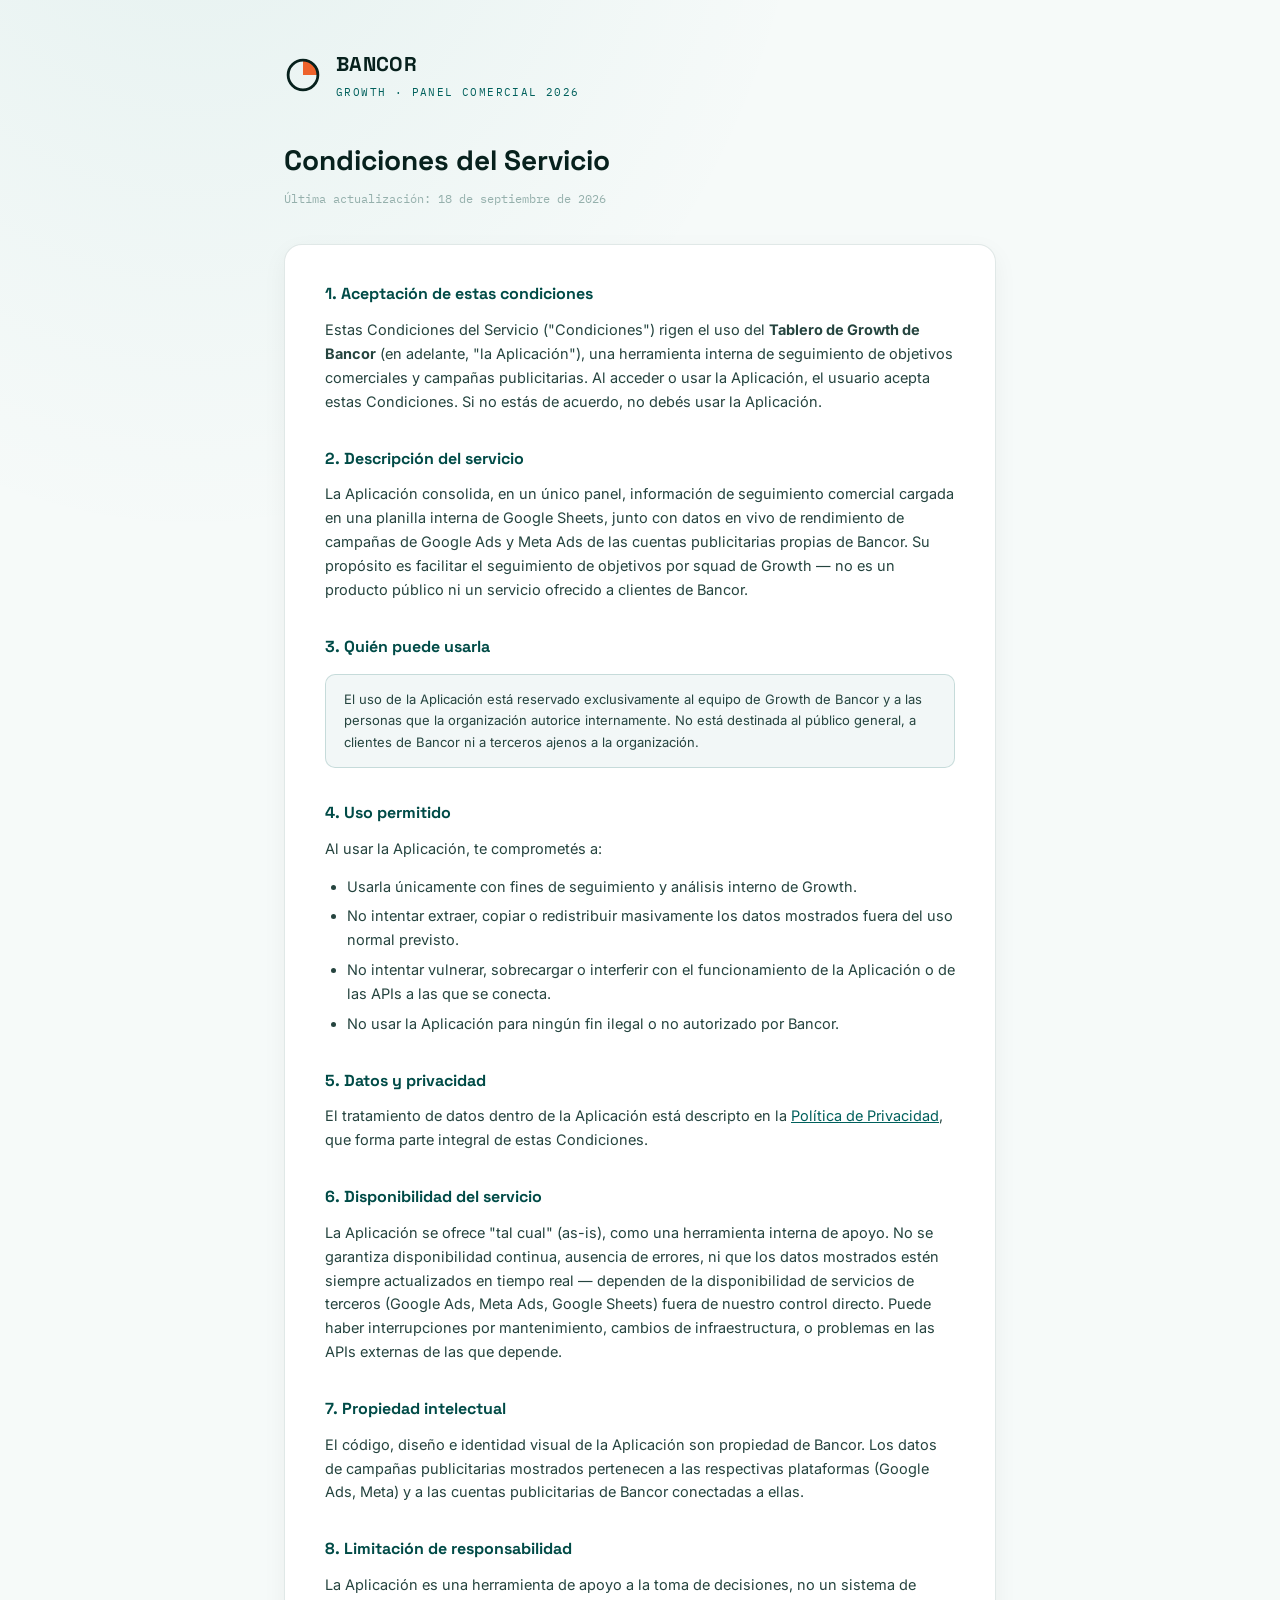
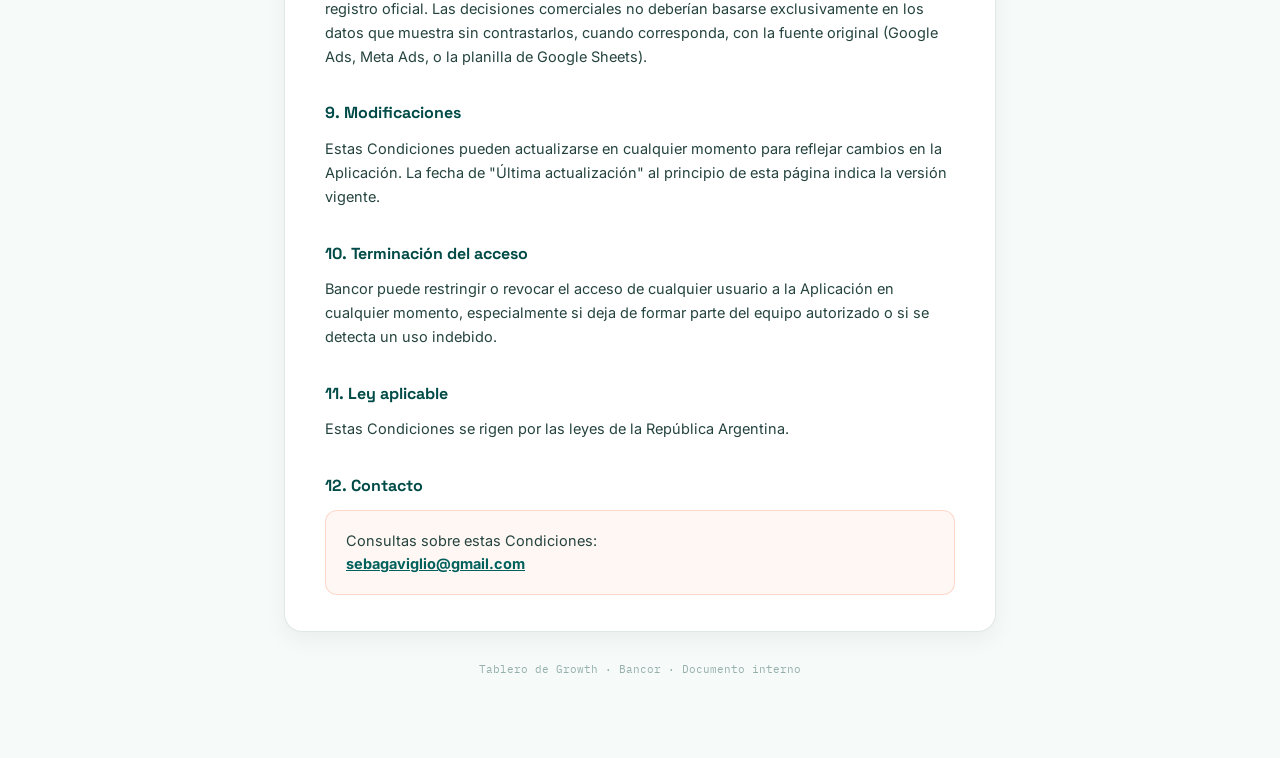
<file: Condiciones/index.html>
<!DOCTYPE html>
<html lang="es-AR">
<head>
<meta charset="UTF-8">
<meta name="viewport" content="width=device-width, initial-scale=1.0">
<title>Condiciones del Servicio · Tablero de Growth — Bancor</title>
<link rel="preconnect" href="https://fonts.googleapis.com">
<link rel="preconnect" href="https://fonts.gstatic.com" crossorigin>
<link href="https://fonts.googleapis.com/css2?family=Space+Grotesk:wght@600;700&family=Inter:wght@400;500;600;700&family=IBM+Plex+Mono:wght@400;500&display=swap" rel="stylesheet">
<style>
  :root{
    --bg:#F6FAF9; --surface:#FFFFFF; --border:rgba(0,64,59,0.12);
    --ink-900:#07211D; --ink-700:#25443F; --ink-500:#5C7C77; --ink-300:#95B0AC;
    --teal-600:#00605C; --teal-700:#004B47; --orange-fill:#EE632C;
    --font-display:'Space Grotesk',sans-serif; --font-body:'Inter',sans-serif; --font-mono:'IBM Plex Mono',monospace;
  }
  *{box-sizing:border-box;}
  body{
    margin:0; font-family:var(--font-body); background:
      radial-gradient(ellipse 90% 60% at 15% -10%, rgba(11,128,120,0.08) 0%, transparent 55%), var(--bg);
    color:var(--ink-900); line-height:1.65;
  }
  .wrap{ max-width:760px; margin:0 auto; padding:48px 24px 80px; }
  header{ display:flex; align-items:center; gap:14px; margin-bottom:8px; }
  .mark{ width:38px; height:38px; flex-shrink:0; }
  .brand{ font-family:var(--font-display); font-weight:700; font-size:20px; letter-spacing:0.3px; }
  .tagline{ font-family:var(--font-mono); font-size:10.5px; text-transform:uppercase; letter-spacing:1.4px; color:var(--teal-600); margin-top:3px; }
  h1{ font-family:var(--font-display); font-size:28px; margin:36px 0 6px; color:var(--ink-900); }
  .updated{ font-family:var(--font-mono); font-size:11.5px; color:var(--ink-300); margin-bottom:36px; }
  .card{ background:var(--surface); border:1px solid var(--border); border-radius:18px; padding:36px 40px; box-shadow:0 8px 24px rgba(7,33,29,0.05); }
  h2{ font-family:var(--font-display); font-size:16px; color:var(--teal-700); margin:32px 0 10px; }
  h2:first-child{ margin-top:0; }
  p{ margin:0 0 14px; color:var(--ink-700); font-size:14.5px; }
  ul{ margin:0 0 14px; padding-left:22px; color:var(--ink-700); font-size:14.5px; }
  li{ margin-bottom:6px; }
  a{ color:var(--teal-600); }
  .contact-box{
    background:rgba(238,99,44,0.05); border:1px solid rgba(238,99,44,0.22); border-radius:12px;
    padding:18px 20px; margin-top:8px;
  }
  .contact-box p{ margin:0; }
  .note-box{
    background:rgba(0,96,92,0.05); border:1px solid rgba(0,96,92,0.18); border-radius:10px;
    padding:14px 18px; margin:14px 0; font-size:13px; color:var(--ink-700);
  }
  footer{ text-align:center; font-family:var(--font-mono); font-size:11px; color:var(--ink-300); margin-top:28px; }
</style>
</head>
<body>
<div class="wrap">
  <header>
    <svg class="mark" viewBox="0 0 46 46"><path d="M23 4 A19 19 0 0 1 42 23 L23 23 Z" fill="var(--orange-fill)"/><circle cx="23" cy="23" r="18" fill="none" stroke="var(--ink-900)" stroke-width="3.4"/></svg>
    <div>
      <div class="brand">BANCOR</div>
      <div class="tagline">Growth · Panel Comercial 2026</div>
    </div>
  </header>

  <h1>Condiciones del Servicio</h1>
  <div class="updated">Última actualización: 18 de septiembre de 2026</div>

  <div class="card">
    <h2>1. Aceptación de estas condiciones</h2>
    <p>
      Estas Condiciones del Servicio ("Condiciones") rigen el uso del <strong>Tablero de Growth de Bancor</strong>
      (en adelante, "la Aplicación"), una herramienta interna de seguimiento de objetivos comerciales y campañas
      publicitarias. Al acceder o usar la Aplicación, el usuario acepta estas Condiciones. Si no estás de acuerdo,
      no debés usar la Aplicación.
    </p>

    <h2>2. Descripción del servicio</h2>
    <p>
      La Aplicación consolida, en un único panel, información de seguimiento comercial cargada en una planilla
      interna de Google Sheets, junto con datos en vivo de rendimiento de campañas de Google Ads y Meta Ads de las
      cuentas publicitarias propias de Bancor. Su propósito es facilitar el seguimiento de objetivos por squad de
      Growth — no es un producto público ni un servicio ofrecido a clientes de Bancor.
    </p>

    <h2>3. Quién puede usarla</h2>
    <div class="note-box">
      El uso de la Aplicación está reservado exclusivamente al equipo de Growth de Bancor y a las personas que la
      organización autorice internamente. No está destinada al público general, a clientes de Bancor ni a terceros
      ajenos a la organización.
    </div>

    <h2>4. Uso permitido</h2>
    <p>Al usar la Aplicación, te comprometés a:</p>
    <ul>
      <li>Usarla únicamente con fines de seguimiento y análisis interno de Growth.</li>
      <li>No intentar extraer, copiar o redistribuir masivamente los datos mostrados fuera del uso normal previsto.</li>
      <li>No intentar vulnerar, sobrecargar o interferir con el funcionamiento de la Aplicación o de las APIs a las que se conecta.</li>
      <li>No usar la Aplicación para ningún fin ilegal o no autorizado por Bancor.</li>
    </ul>

    <h2>5. Datos y privacidad</h2>
    <p>
      El tratamiento de datos dentro de la Aplicación está descripto en la
      <a href="/privacidad">Política de Privacidad</a>, que forma parte integral de estas Condiciones.
    </p>

    <h2>6. Disponibilidad del servicio</h2>
    <p>
      La Aplicación se ofrece "tal cual" (as-is), como una herramienta interna de apoyo. No se garantiza
      disponibilidad continua, ausencia de errores, ni que los datos mostrados estén siempre actualizados en tiempo
      real — dependen de la disponibilidad de servicios de terceros (Google Ads, Meta Ads, Google Sheets) fuera de
      nuestro control directo. Puede haber interrupciones por mantenimiento, cambios de infraestructura, o
      problemas en las APIs externas de las que depende.
    </p>

    <h2>7. Propiedad intelectual</h2>
    <p>
      El código, diseño e identidad visual de la Aplicación son propiedad de Bancor. Los datos de campañas
      publicitarias mostrados pertenecen a las respectivas plataformas (Google Ads, Meta) y a las cuentas
      publicitarias de Bancor conectadas a ellas.
    </p>

    <h2>8. Limitación de responsabilidad</h2>
    <p>
      La Aplicación es una herramienta de apoyo a la toma de decisiones, no un sistema de registro oficial. Las
      decisiones comerciales no deberían basarse exclusivamente en los datos que muestra sin contrastarlos, cuando
      corresponda, con la fuente original (Google Ads, Meta Ads, o la planilla de Google Sheets).
    </p>

    <h2>9. Modificaciones</h2>
    <p>
      Estas Condiciones pueden actualizarse en cualquier momento para reflejar cambios en la Aplicación. La fecha
      de "Última actualización" al principio de esta página indica la versión vigente.
    </p>

    <h2>10. Terminación del acceso</h2>
    <p>
      Bancor puede restringir o revocar el acceso de cualquier usuario a la Aplicación en cualquier momento,
      especialmente si deja de formar parte del equipo autorizado o si se detecta un uso indebido.
    </p>

    <h2>11. Ley aplicable</h2>
    <p>
      Estas Condiciones se rigen por las leyes de la República Argentina.
    </p>

    <h2>12. Contacto</h2>
    <div class="contact-box">
      <p>Consultas sobre estas Condiciones:<br>
      <strong><a href="mailto:sebagaviglio@gmail.com">sebagaviglio@gmail.com</a></strong></p>
    </div>
  </div>

  <footer>Tablero de Growth · Bancor · Documento interno</footer>
</div>
</body>
</html>
</file>
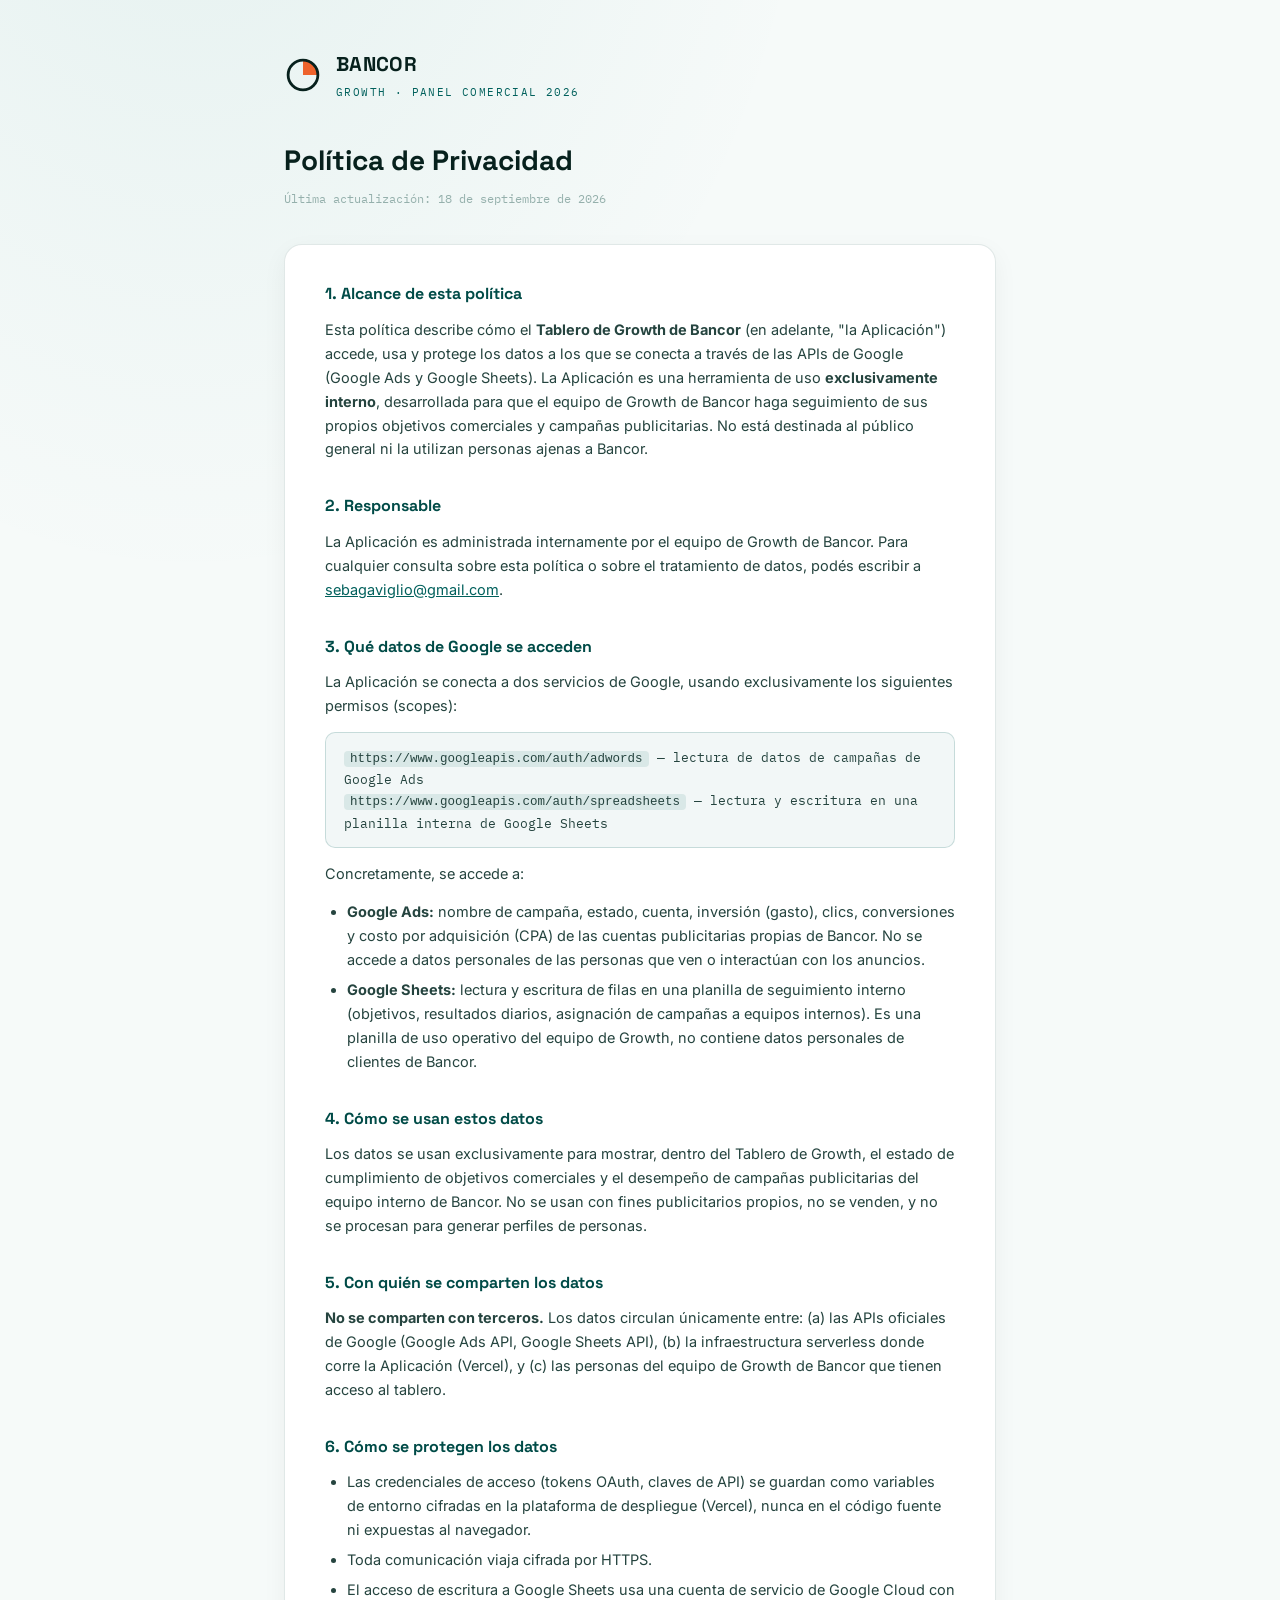
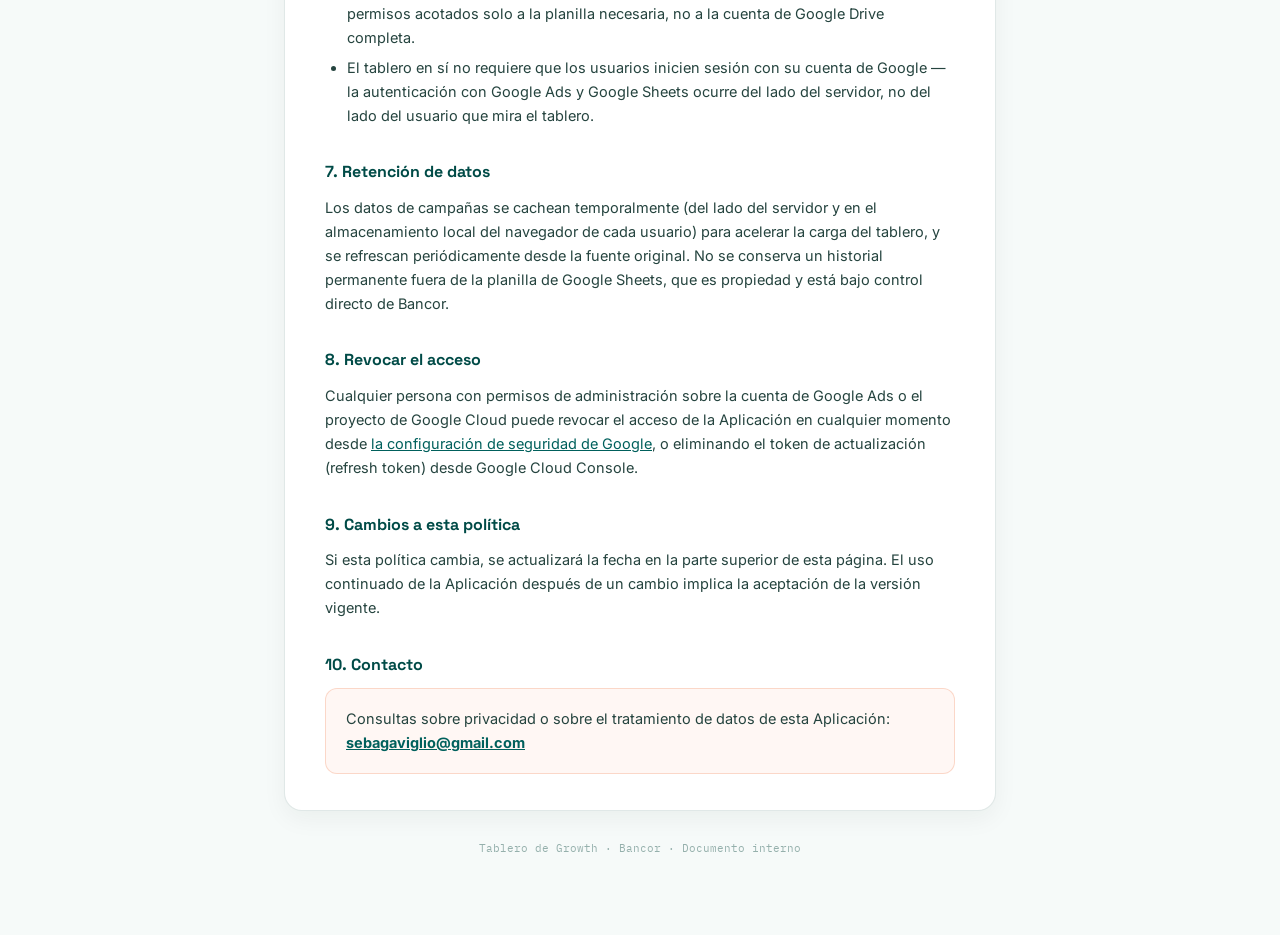
<file: privacidad/index.html>
<!DOCTYPE html>
<html lang="es-AR">
<head>
<meta charset="UTF-8">
<meta name="viewport" content="width=device-width, initial-scale=1.0">
<title>Política de Privacidad · Tablero de Growth — Bancor</title>
<link rel="preconnect" href="https://fonts.googleapis.com">
<link rel="preconnect" href="https://fonts.gstatic.com" crossorigin>
<link href="https://fonts.googleapis.com/css2?family=Space+Grotesk:wght@600;700&family=Inter:wght@400;500;600;700&family=IBM+Plex+Mono:wght@400;500&display=swap" rel="stylesheet">
<style>
  :root{
    --bg:#F6FAF9; --surface:#FFFFFF; --border:rgba(0,64,59,0.12);
    --ink-900:#07211D; --ink-700:#25443F; --ink-500:#5C7C77; --ink-300:#95B0AC;
    --teal-600:#00605C; --teal-700:#004B47; --orange-fill:#EE632C;
    --font-display:'Space Grotesk',sans-serif; --font-body:'Inter',sans-serif; --font-mono:'IBM Plex Mono',monospace;
  }
  *{box-sizing:border-box;}
  body{
    margin:0; font-family:var(--font-body); background:
      radial-gradient(ellipse 90% 60% at 15% -10%, rgba(11,128,120,0.08) 0%, transparent 55%), var(--bg);
    color:var(--ink-900); line-height:1.65;
  }
  .wrap{ max-width:760px; margin:0 auto; padding:48px 24px 80px; }
  header{ display:flex; align-items:center; gap:14px; margin-bottom:8px; }
  .mark{ width:38px; height:38px; flex-shrink:0; }
  .brand{ font-family:var(--font-display); font-weight:700; font-size:20px; letter-spacing:0.3px; }
  .tagline{ font-family:var(--font-mono); font-size:10.5px; text-transform:uppercase; letter-spacing:1.4px; color:var(--teal-600); margin-top:3px; }
  h1{ font-family:var(--font-display); font-size:28px; margin:36px 0 6px; color:var(--ink-900); }
  .updated{ font-family:var(--font-mono); font-size:11.5px; color:var(--ink-300); margin-bottom:36px; }
  .card{ background:var(--surface); border:1px solid var(--border); border-radius:18px; padding:36px 40px; box-shadow:0 8px 24px rgba(7,33,29,0.05); }
  h2{ font-family:var(--font-display); font-size:16px; color:var(--teal-700); margin:32px 0 10px; }
  h2:first-child{ margin-top:0; }
  p{ margin:0 0 14px; color:var(--ink-700); font-size:14.5px; }
  ul{ margin:0 0 14px; padding-left:22px; color:var(--ink-700); font-size:14.5px; }
  li{ margin-bottom:6px; }
  .scope-box{
    background:rgba(0,96,92,0.05); border:1px solid rgba(0,96,92,0.18); border-radius:10px;
    padding:14px 18px; margin:14px 0; font-family:var(--font-mono); font-size:12.5px; color:var(--ink-700);
  }
  .scope-box code{ background:rgba(0,96,92,0.10); padding:1px 6px; border-radius:4px; }
  a{ color:var(--teal-600); }
  .contact-box{
    background:rgba(238,99,44,0.05); border:1px solid rgba(238,99,44,0.22); border-radius:12px;
    padding:18px 20px; margin-top:8px;
  }
  .contact-box p{ margin:0; }
  footer{ text-align:center; font-family:var(--font-mono); font-size:11px; color:var(--ink-300); margin-top:28px; }
</style>
</head>
<body>
<div class="wrap">
  <header>
    <svg class="mark" viewBox="0 0 46 46"><path d="M23 4 A19 19 0 0 1 42 23 L23 23 Z" fill="var(--orange-fill)"/><circle cx="23" cy="23" r="18" fill="none" stroke="var(--ink-900)" stroke-width="3.4"/></svg>
    <div>
      <div class="brand">BANCOR</div>
      <div class="tagline">Growth · Panel Comercial 2026</div>
    </div>
  </header>

  <h1>Política de Privacidad</h1>
  <div class="updated">Última actualización: 18 de septiembre de 2026</div>

  <div class="card">
    <h2>1. Alcance de esta política</h2>
    <p>
      Esta política describe cómo el <strong>Tablero de Growth de Bancor</strong> (en adelante, "la Aplicación") accede,
      usa y protege los datos a los que se conecta a través de las APIs de Google (Google Ads y Google Sheets).
      La Aplicación es una herramienta de uso <strong>exclusivamente interno</strong>, desarrollada para que el equipo
      de Growth de Bancor haga seguimiento de sus propios objetivos comerciales y campañas publicitarias.
      No está destinada al público general ni la utilizan personas ajenas a Bancor.
    </p>

    <h2>2. Responsable</h2>
    <p>
      La Aplicación es administrada internamente por el equipo de Growth de Bancor. Para cualquier consulta sobre
      esta política o sobre el tratamiento de datos, podés escribir a
      <a href="mailto:sebagaviglio@gmail.com">sebagaviglio@gmail.com</a>.
    </p>

    <h2>3. Qué datos de Google se acceden</h2>
    <p>La Aplicación se conecta a dos servicios de Google, usando exclusivamente los siguientes permisos (scopes):</p>
    <div class="scope-box">
      <code>https://www.googleapis.com/auth/adwords</code> — lectura de datos de campañas de Google Ads<br>
      <code>https://www.googleapis.com/auth/spreadsheets</code> — lectura y escritura en una planilla interna de Google Sheets
    </div>
    <p>Concretamente, se accede a:</p>
    <ul>
      <li><strong>Google Ads:</strong> nombre de campaña, estado, cuenta, inversión (gasto), clics, conversiones y costo por adquisición (CPA) de las cuentas publicitarias propias de Bancor. No se accede a datos personales de las personas que ven o interactúan con los anuncios.</li>
      <li><strong>Google Sheets:</strong> lectura y escritura de filas en una planilla de seguimiento interno (objetivos, resultados diarios, asignación de campañas a equipos internos). Es una planilla de uso operativo del equipo de Growth, no contiene datos personales de clientes de Bancor.</li>
    </ul>

    <h2>4. Cómo se usan estos datos</h2>
    <p>
      Los datos se usan exclusivamente para mostrar, dentro del Tablero de Growth, el estado de cumplimiento de
      objetivos comerciales y el desempeño de campañas publicitarias del equipo interno de Bancor. No se usan con
      fines publicitarios propios, no se venden, y no se procesan para generar perfiles de personas.
    </p>

    <h2>5. Con quién se comparten los datos</h2>
    <p>
      <strong>No se comparten con terceros.</strong> Los datos circulan únicamente entre: (a) las APIs oficiales de
      Google (Google Ads API, Google Sheets API), (b) la infraestructura serverless donde corre la Aplicación
      (Vercel), y (c) las personas del equipo de Growth de Bancor que tienen acceso al tablero.
    </p>

    <h2>6. Cómo se protegen los datos</h2>
    <ul>
      <li>Las credenciales de acceso (tokens OAuth, claves de API) se guardan como variables de entorno cifradas en la plataforma de despliegue (Vercel), nunca en el código fuente ni expuestas al navegador.</li>
      <li>Toda comunicación viaja cifrada por HTTPS.</li>
      <li>El acceso de escritura a Google Sheets usa una cuenta de servicio de Google Cloud con permisos acotados solo a la planilla necesaria, no a la cuenta de Google Drive completa.</li>
      <li>El tablero en sí no requiere que los usuarios inicien sesión con su cuenta de Google — la autenticación con Google Ads y Google Sheets ocurre del lado del servidor, no del lado del usuario que mira el tablero.</li>
    </ul>

    <h2>7. Retención de datos</h2>
    <p>
      Los datos de campañas se cachean temporalmente (del lado del servidor y en el almacenamiento local del
      navegador de cada usuario) para acelerar la carga del tablero, y se refrescan periódicamente desde la fuente
      original. No se conserva un historial permanente fuera de la planilla de Google Sheets, que es propiedad y
      está bajo control directo de Bancor.
    </p>

    <h2>8. Revocar el acceso</h2>
    <p>
      Cualquier persona con permisos de administración sobre la cuenta de Google Ads o el proyecto de Google Cloud
      puede revocar el acceso de la Aplicación en cualquier momento desde
      <a href="https://myaccount.google.com/permissions" target="_blank" rel="noopener noreferrer">la configuración de seguridad de Google</a>,
      o eliminando el token de actualización (refresh token) desde Google Cloud Console.
    </p>

    <h2>9. Cambios a esta política</h2>
    <p>
      Si esta política cambia, se actualizará la fecha en la parte superior de esta página. El uso continuado de la
      Aplicación después de un cambio implica la aceptación de la versión vigente.
    </p>

    <h2>10. Contacto</h2>
    <div class="contact-box">
      <p>Consultas sobre privacidad o sobre el tratamiento de datos de esta Aplicación:<br>
      <strong><a href="mailto:sebagaviglio@gmail.com">sebagaviglio@gmail.com</a></strong></p>
    </div>
  </div>

  <footer>Tablero de Growth · Bancor · Documento interno</footer>
</div>
</body>
</html>
</file>
